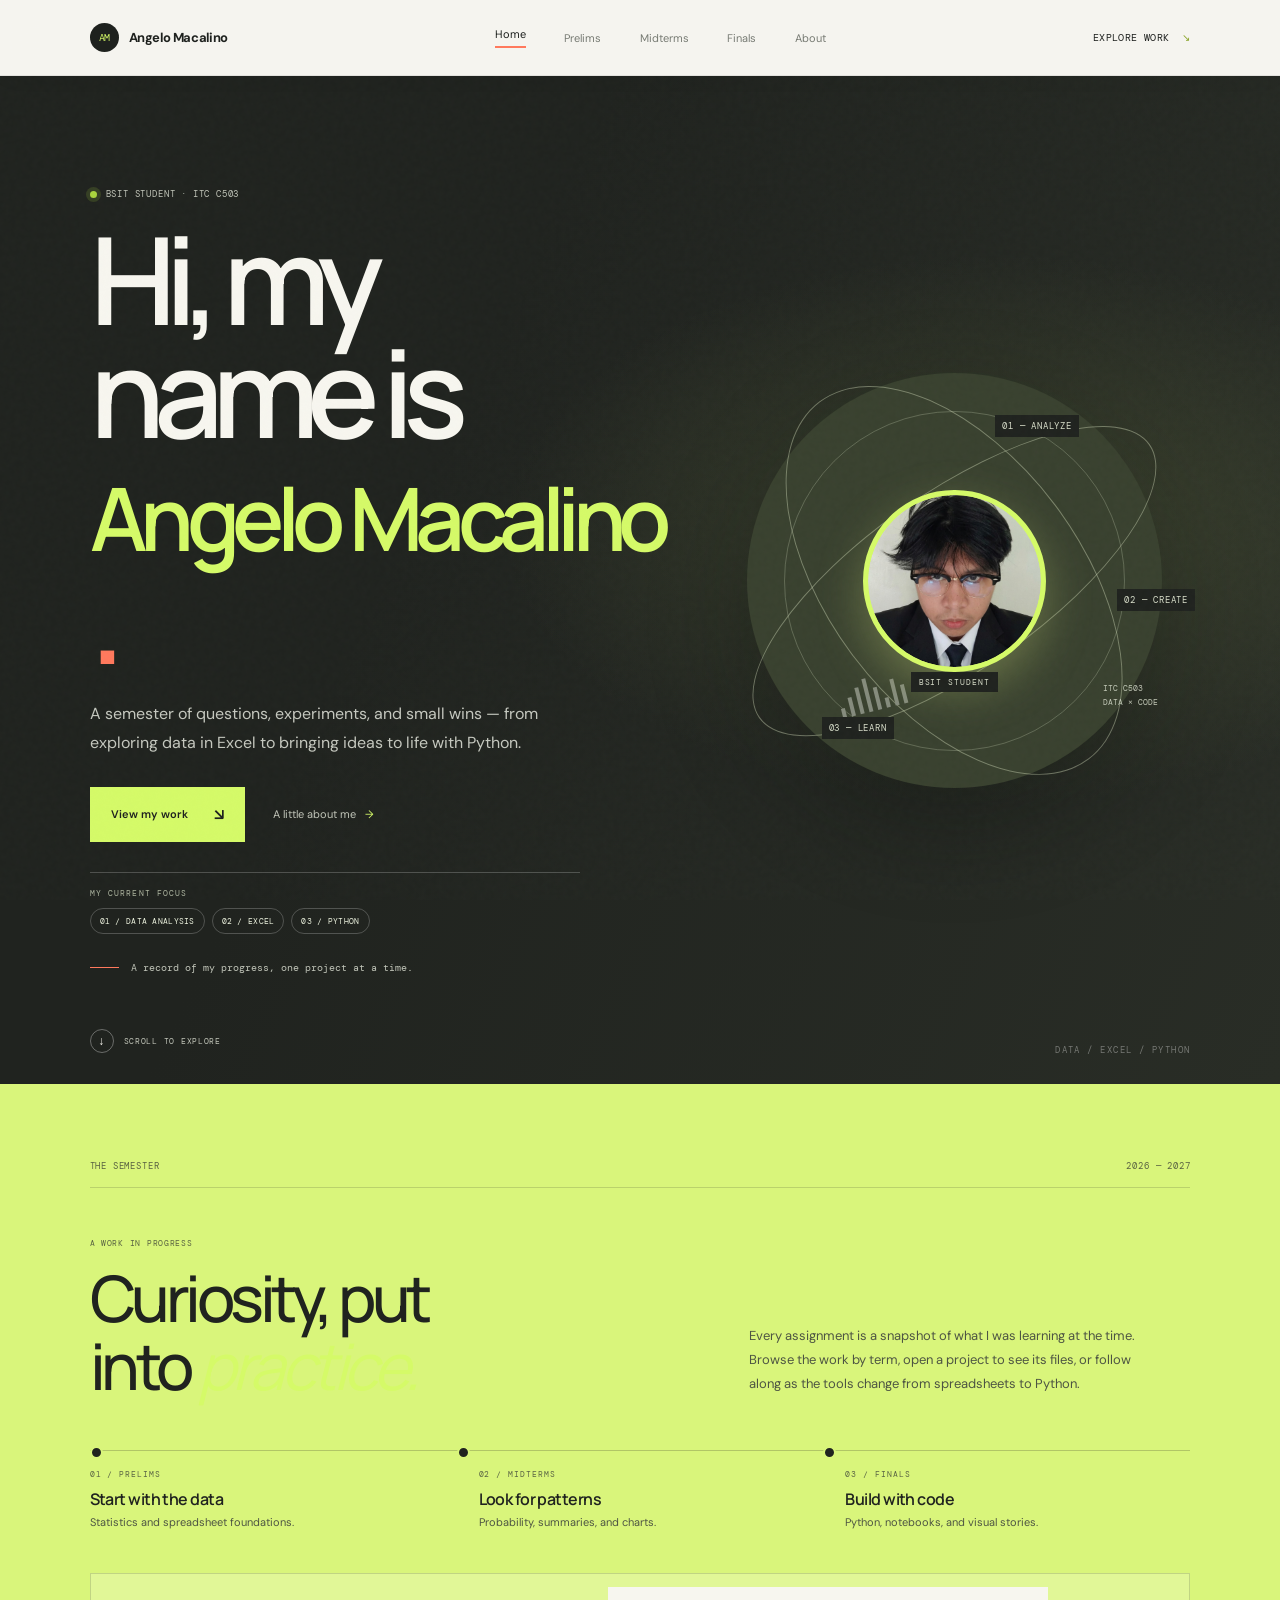
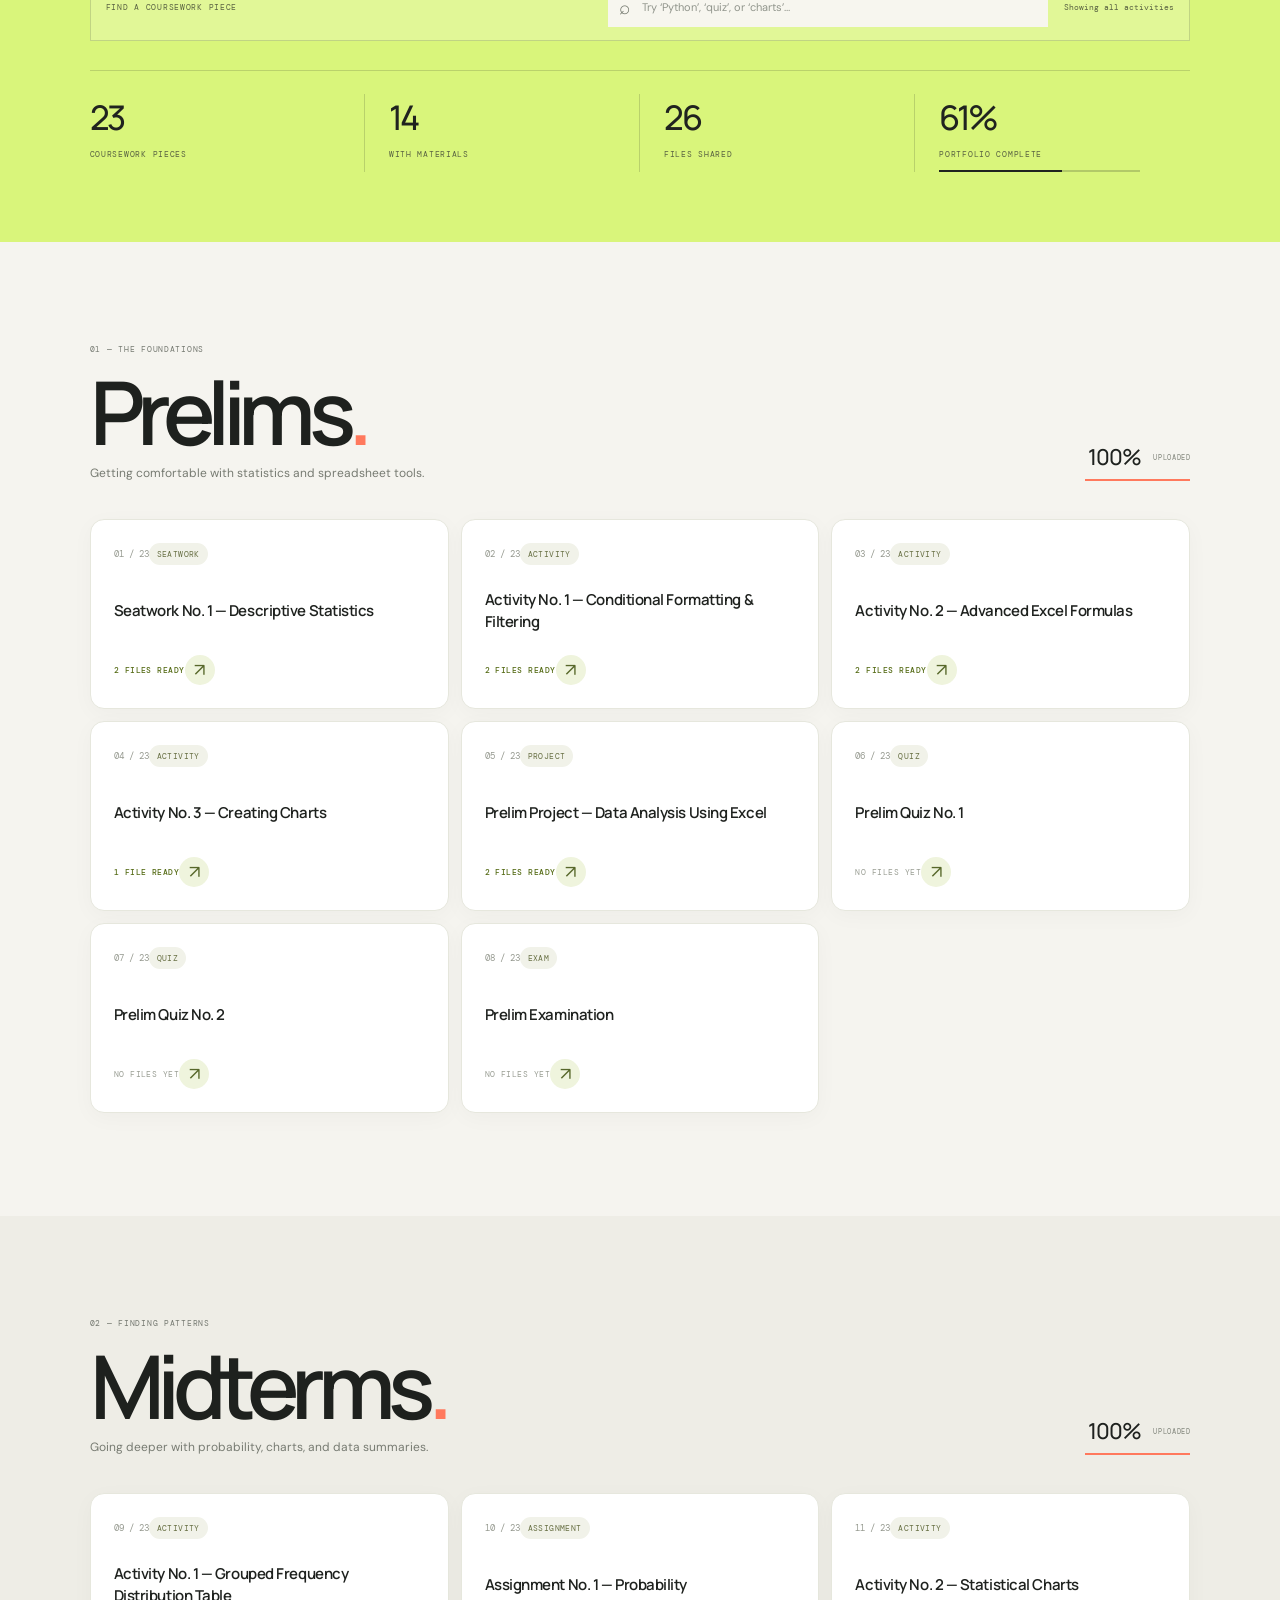
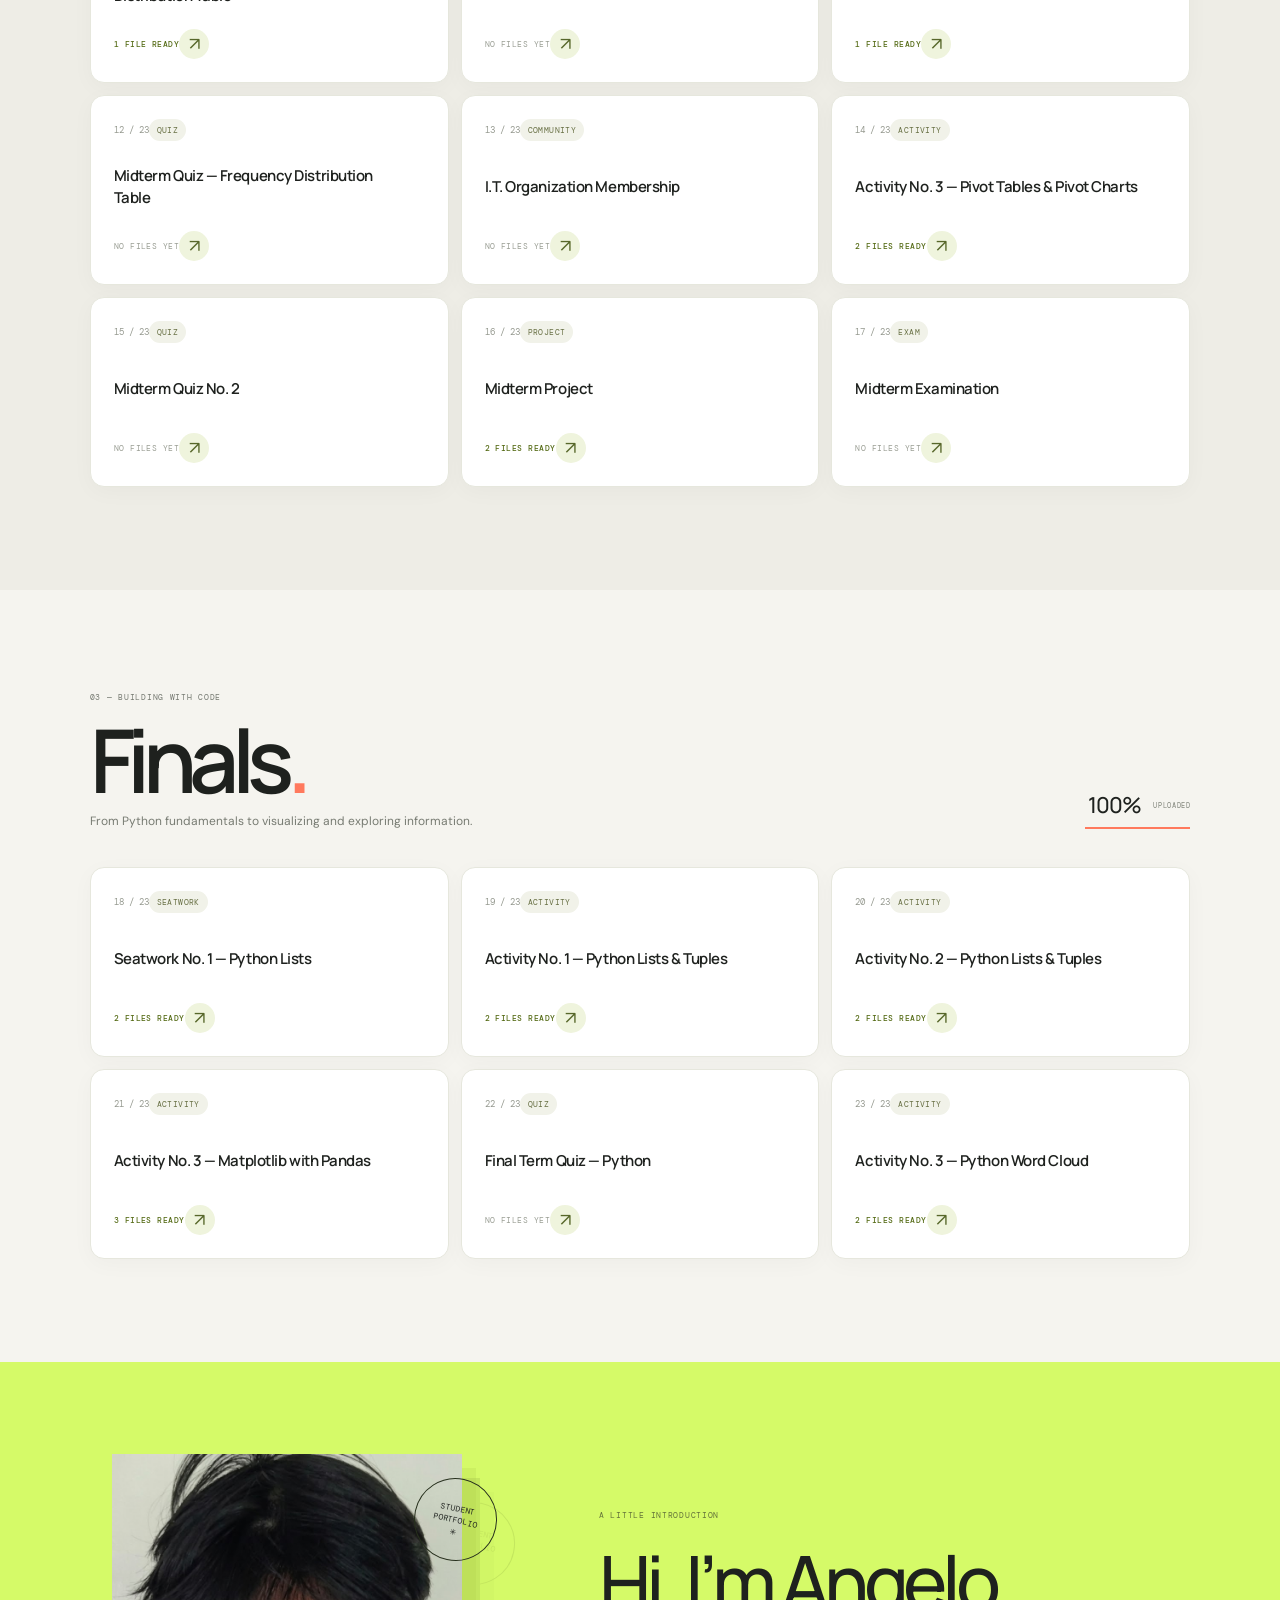
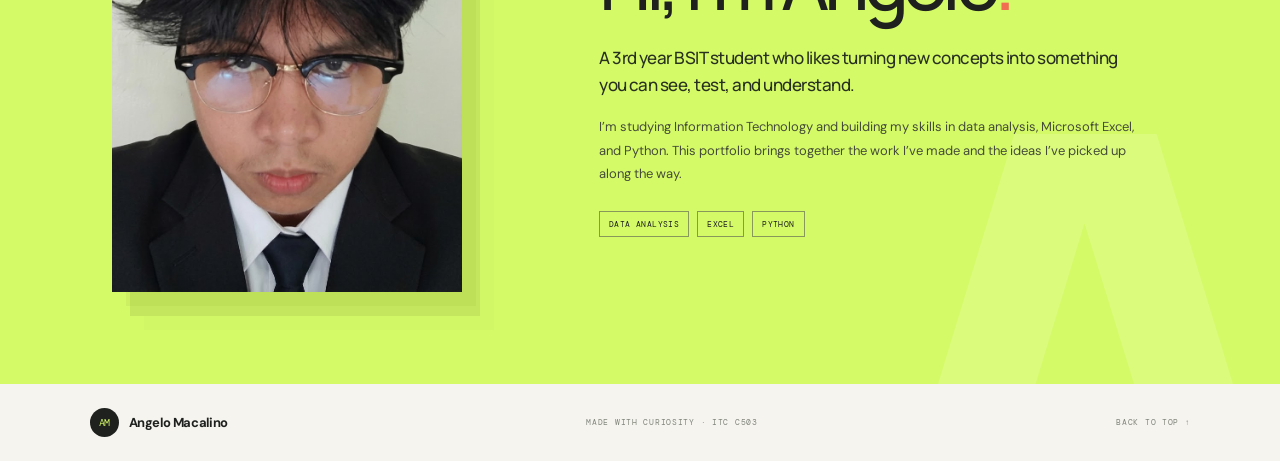
<file: index.html>
<!doctype html>
<html lang="en">
<head>
  <meta charset="utf-8" />
  <meta name="viewport" content="width=device-width, initial-scale=1" />
  <meta name="theme-color" content="#f5f4ef" />
  <meta name="description" content="Angelo Macalino's ITC C503 learning portfolio — statistics, Excel, and Python projects." />
  <title>Angelo Macalino — BSIT Portfolio</title>
  <link rel="preconnect" href="https://fonts.googleapis.com" />
  <link rel="preconnect" href="https://fonts.gstatic.com" crossorigin />
  <link href="https://fonts.googleapis.com/css2?family=DM+Mono:wght@400;500&family=DM+Sans:wght@400;500;600;700&family=Manrope:wght@400;500;600;700;800&display=swap" rel="stylesheet" />
  <link rel="stylesheet" href="style.css" />
  <style>
    /* Keep the hero visible even if JavaScript or its reveal animation fails. */
    .hero-copy.reveal, .hero-art.reveal { opacity: 1 !important; visibility: visible !important; transform: none !important; animation: none !important; }
  </style>
</head>
<body>
  <div class="scroll-progress" aria-hidden="true"><i id="scroll-progress-bar"></i></div>
  <div class="page-grain" aria-hidden="true"></div>
  <header class="site-header">
    <a class="brand" href="#home" aria-label="Angelo Macalino home"><span class="brand-mark">AM</span><span>Angelo Macalino</span></a>
    <nav class="navbar" aria-label="Main navigation">
      <a class="nav-link active" href="#home">Home</a><a class="nav-link" href="#prelims">Prelims</a><a class="nav-link" href="#midterms">Midterms</a><a class="nav-link" href="#finals">Finals</a><a class="nav-link" href="#about">About</a>
    </nav>
    <a class="header-cta" href="#prelims">Explore work <span aria-hidden="true">↘</span></a>
  </header>
  <main>
    <section id="home" class="hero section-anchor">
      <div class="hero-copy reveal">
        <p class="eyebrow"><span class="status-dot"></span> BSIT STUDENT · ITC C503</p>
        <h1>Hi, my name is<br /><span>Angelo Macalino</span><i class="title-period">.</i></h1>
        <p class="hero-intro">A semester of questions, experiments, and small wins — from exploring data in Excel to bringing ideas to life with Python.</p>
        <div class="hero-actions"><a class="button button-dark" href="#prelims">View my work <span aria-hidden="true">↘</span></a><a class="text-link" href="#about">A little about me <span aria-hidden="true">→</span></a></div>
        <div class="hero-focus" aria-label="Current areas of study"><span class="hero-focus-label">MY CURRENT FOCUS</span><div><span>01 / DATA ANALYSIS</span><span>02 / EXCEL</span><span>03 / PYTHON</span></div></div>
        <div class="hero-note"><span class="note-line"></span> A record of my progress, one project at a time.</div>
      </div>
      <div class="hero-art reveal">
        <div class="art-orbit orbit-one"></div><div class="art-orbit orbit-two"></div>
        <div class="art-core static-profile-photo"><img src="ITE%20PORTFOLIO-%20MACALINO/assets/profile-photo.png" alt="Angelo Macalino" /></div>
        <span class="hero-photo-hint">BSIT STUDENT</span><span class="art-label label-top">01 — ANALYZE</span><span class="art-label label-right">02 — CREATE</span><span class="art-label label-bottom">03 — LEARN</span>
        <div class="art-bars"><i></i><i></i><i></i><i></i><i></i><i></i><i></i><i></i><i></i></div><span class="art-coordinate">ITC C503<br />DATA × CODE</span>
      </div>
      <a class="scroll-cue" href="#overview"><span class="scroll-icon">↓</span> SCROLL TO EXPLORE</a>
    </section>
    <section id="overview" class="overview section-anchor">
      <div class="section-kicker"><span>THE SEMESTER</span><span>2026 — 2027</span></div>
      <div class="overview-row"><div><p class="eyebrow">A WORK IN PROGRESS</p><h2>Curiosity, put<br />into <em>practice.</em></h2></div><p class="overview-text">Every assignment is a snapshot of what I was learning at the time. Browse the work by term, open a project to see its files, or follow along as the tools change from spreadsheets to Python.</p></div>
      <div class="semester-path" aria-label="Learning path through the semester"><article class="path-step"><span>01 / PRELIMS</span><h3>Start with the data</h3><p>Statistics and spreadsheet foundations.</p></article><article class="path-step"><span>02 / MIDTERMS</span><h3>Look for patterns</h3><p>Probability, summaries, and charts.</p></article><article class="path-step"><span>03 / FINALS</span><h3>Build with code</h3><p>Python, notebooks, and visual stories.</p></article></div>
      <div class="work-search"><label for="activity-search">FIND A COURSEWORK PIECE</label><div class="search-field"><span aria-hidden="true">⌕</span><input id="activity-search" type="search" placeholder="Try ‘Python’, ‘quiz’, or ‘charts’…" autocomplete="off" /></div><p id="search-results" aria-live="polite">Showing all activities</p></div>
      <div class="stats-grid"><div class="stat"><strong id="total-activities">23</strong><span>COURSEWORK PIECES</span></div><div class="stat"><strong id="uploaded-activities">0</strong><span>WITH MATERIALS</span></div><div class="stat"><strong id="total-files">0</strong><span>FILES SHARED</span></div><div class="stat stat-progress"><strong id="overall-progress">0%</strong><span>PORTFOLIO COMPLETE</span><div class="progress-track"><i id="overall-progress-bar"></i></div></div></div>
    </section>
    <section id="prelims" class="work-section section-anchor"><div class="section-heading reveal"><div><p class="eyebrow">01 — THE FOUNDATIONS</p><h2>Prelims<span class="heading-dot">.</span></h2><p class="section-description">Getting comfortable with statistics and spreadsheet tools.</p></div><div class="term-progress"><span id="prelims-progress">0%</span><span>UPLOADED</span><i><b id="prelims-progress-bar"></b></i></div></div><div class="card-grid" id="prelims-grid"></div></section>
    <section id="midterms" class="work-section midterm-section section-anchor"><div class="section-heading reveal"><div><p class="eyebrow">02 — FINDING PATTERNS</p><h2>Midterms<span class="heading-dot">.</span></h2><p class="section-description">Going deeper with probability, charts, and data summaries.</p></div><div class="term-progress"><span id="midterms-progress">0%</span><span>UPLOADED</span><i><b id="midterms-progress-bar"></b></i></div></div><div class="card-grid" id="midterms-grid"></div></section>
    <section id="finals" class="work-section finals-section section-anchor"><div class="section-heading reveal"><div><p class="eyebrow">03 — BUILDING WITH CODE</p><h2>Finals<span class="heading-dot">.</span></h2><p class="section-description">From Python fundamentals to visualizing and exploring information.</p></div><div class="term-progress"><span id="finals-progress">0%</span><span>UPLOADED</span><i><b id="finals-progress-bar"></b></i></div></div><div class="card-grid" id="finals-grid"></div></section>
    <section id="about" class="about-section section-anchor"><div class="about-art reveal"><div class="about-photo-wrap"><img src="ITE%20PORTFOLIO-%20MACALINO/assets/profile-photo.png" alt="Angelo Macalino" /></div><span class="about-stamp">STUDENT<br />PORTFOLIO<br />✳</span></div><div class="about-copy reveal"><p class="eyebrow">A LITTLE INTRODUCTION</p><h2>Hi, I’m Angelo<span class="heading-dot">.</span></h2><p class="about-lede">A 3rd year BSIT student who likes turning new concepts into something you can see, test, and understand.</p><p>I’m studying Information Technology and building my skills in data analysis, Microsoft Excel, and Python. This portfolio brings together the work I’ve made and the ideas I’ve picked up along the way.</p><div class="about-tags"><span>DATA ANALYSIS</span><span>EXCEL</span><span>PYTHON</span></div></div></section>
  </main>
  <footer class="site-footer"><a class="brand" href="#home"><span class="brand-mark">AM</span><span>Angelo Macalino</span></a><span>MADE WITH CURIOSITY · ITC C503</span><a href="#home">BACK TO TOP ↑</a></footer>
  <div id="activity-modal" class="modal hidden" role="dialog" aria-modal="true" aria-labelledby="modal-title"><div class="modal-content"><button class="close-btn" id="modal-close" type="button" aria-label="Close dialog">×</button><p class="eyebrow" id="modal-category">COURSEWORK</p><h3 id="modal-title"></h3><p class="modal-hint">Saved PDFs and images for this activity appear together below.</p><div id="preview-area" class="preview-area"></div><ul id="file-list" class="file-list"></ul></div></div>
  <script src="script.js"></script>
</body>
</html>
</file>
<file: style.css>
:root{--paper:#f5f4ef;--ink:#1e211e;--muted:#757971;--line:#dcddd5;--lime:#d5fa68;--orange:#ff795d;--sans:'DM Sans',sans-serif;--display:'Manrope',sans-serif;--mono:'DM Mono',monospace;--gutter:clamp(22px,7vw,108px)}
*{box-sizing:border-box}html{scroll-behavior:smooth;scroll-padding-top:90px}body{margin:0;background:var(--paper);color:var(--ink);font-family:var(--sans);overflow-x:hidden}body.modal-open{overflow:hidden}a{color:inherit;text-decoration:none}button{font:inherit}.page-grain{position:fixed;inset:0;z-index:5;pointer-events:none;opacity:.12;background-image:url("data:image/svg+xml,%3Csvg viewBox='0 0 180 180' xmlns='http://www.w3.org/2000/svg'%3E%3Cfilter id='n'%3E%3CfeTurbulence type='fractalNoise' baseFrequency='.85' numOctaves='3' stitchTiles='stitch'/%3E%3C/filter%3E%3Crect width='100%25' height='100%25' filter='url(%23n)' opacity='.16'/%3E%3C/svg%3E")}.site-header{position:sticky;top:0;z-index:20;height:76px;padding:0 var(--gutter);display:flex;align-items:center;justify-content:space-between;background:rgba(245,244,239,.88);backdrop-filter:blur(16px);border-bottom:1px solid rgba(30,33,30,.08)}.brand{display:inline-flex;align-items:center;gap:10px;font-size:13px;font-weight:700;letter-spacing:-.03em}.brand-mark{display:grid;place-items:center;width:29px;height:29px;border-radius:50%;background:var(--ink);color:var(--lime);font:10px var(--mono);letter-spacing:-.1em}.navbar{display:flex;gap:clamp(18px,3vw,42px);align-items:center}.nav-link{font-size:11px;color:#777b73;transition:color .2s}.nav-link:hover,.nav-link.active{color:var(--ink)}.nav-link.active:after{content:'';display:block;height:2px;background:var(--orange);margin-top:5px}.header-cta{font:10px var(--mono);text-transform:uppercase;letter-spacing:.04em}.header-cta span{color:#8aa52a;margin-left:6px}.hero{position:relative;min-height:650px;padding:112px var(--gutter) 110px;display:grid;grid-template-columns:1.05fr .95fr;align-items:center;gap:6vw;max-width:1600px;margin:auto}.hero-copy{max-width:580px}.eyebrow,.section-kicker,.stat span,.term-progress>span:last-of-type,.art-label,.scroll-cue,.site-footer>span,.site-footer>a:last-child{font:9px var(--mono);letter-spacing:.09em}.eyebrow{color:var(--muted);display:flex;align-items:center;gap:9px;margin:0 0 22px}.status-dot{width:7px;height:7px;border-radius:50%;background:#a9d43d;box-shadow:0 0 0 4px rgba(169,212,61,.16)}h1,h2,h3,p{margin-top:0}.hero h1{font:600 clamp(56px,8.4vw,112px)/.99 var(--display);letter-spacing:-.09em;margin:0 0 26px}.hero h1 span{font-weight:400;color:#8a8e85}.title-period,.heading-dot{color:var(--orange);font-style:normal}.hero-intro{font-size:15px;line-height:1.8;color:#666b63;max-width:440px;margin-bottom:29px}.hero-actions{display:flex;align-items:center;gap:28px}.button{display:inline-flex;align-items:center;gap:26px;padding:15px 19px;font-size:11px;font-weight:600;transition:transform .2s,background .2s}.button:hover{transform:translateY(-3px)}.button-dark{background:var(--ink);color:white}.button-dark span{color:var(--lime);font-size:16px}.text-link{font-size:11px;color:#555a52}.text-link span{margin-left:6px;color:#9ba93b}.hero-note{margin-top:57px;font:10px var(--mono);color:#898d84;display:flex;gap:12px;align-items:center}.note-line{width:29px;height:1px;background:var(--orange)}.hero-art{position:relative;justify-self:center;width:min(34vw,415px);aspect-ratio:1;border-radius:50%;background:#e6e8dc;display:grid;place-items:center;animation:float 7s ease-in-out infinite}.hero-art:before{content:'';position:absolute;inset:9%;border:1px solid #cfd2c5;border-radius:50%}.art-orbit{position:absolute;border:1px solid #c2c6b7;border-radius:50%;transform:rotate(-35deg)}.orbit-one{width:115%;height:43%}.orbit-two{width:108%;height:61%;transform:rotate(53deg)}.art-core{width:44%;aspect-ratio:1;border-radius:50%;background:var(--lime);display:flex;flex-direction:column;justify-content:center;align-items:center;position:relative;z-index:2;box-shadow:0 17px 45px #aebe6b66;animation:pulse 4s ease-in-out infinite}.art-core span{font:11px var(--mono);letter-spacing:.18em}.art-core strong{font:40px var(--display);font-weight:400}.art-bars{position:absolute;bottom:19%;left:22%;display:flex;align-items:end;gap:5px;height:35px;transform:rotate(-14deg)}.art-bars i{display:block;width:4px;background:#858b7d;animation:bar 1.3s ease-in-out infinite alternate}.art-bars i:nth-child(1),.art-bars i:nth-child(6){height:10px}.art-bars i:nth-child(2),.art-bars i:nth-child(8){height:19px;animation-delay:.2s}.art-bars i:nth-child(3),.art-bars i:nth-child(7){height:27px;animation-delay:.4s}.art-bars i:nth-child(4){height:34px;animation-delay:.1s}.art-bars i:nth-child(5){height:23px;animation-delay:.3s}.art-label{position:absolute;z-index:2;color:#73796c;background:var(--paper);padding:5px 7px}.label-top{top:10%;right:20%}.label-right{right:-8%;top:52%}.label-bottom{bottom:12%;left:18%}.art-coordinate{position:absolute;right:1%;bottom:19%;font:8px/1.7 var(--mono);color:#8b9082}.scroll-cue{position:absolute;bottom:31px;left:var(--gutter);display:flex;align-items:center;gap:10px;color:#8b8d84;font-size:8px}.scroll-icon{display:grid;place-items:center;border:1px solid var(--line);width:24px;height:24px;border-radius:50%;font-size:12px;color:var(--ink)}.overview{background:#232621;color:#f7f6ef;padding:76px var(--gutter) 70px}.section-kicker{display:flex;justify-content:space-between;color:#a5a99c;padding-bottom:15px;border-bottom:1px solid #ffffff24}.overview-row{display:flex;justify-content:space-between;align-items:end;gap:40px;padding:50px 0 45px}.overview .eyebrow{color:#a5a99c;font-size:8px;margin-bottom:16px}.overview h2,.about-copy h2{font:500 clamp(40px,5vw,67px)/1.07 var(--display);letter-spacing:-.07em;margin:0}.overview h2 em{color:var(--lime);font-weight:400}.overview-text{max-width:390px;color:#b7baae;font-size:13px;line-height:1.85;margin:0 4vw 5px 0}.stats-grid{display:grid;grid-template-columns:repeat(4,1fr);border-top:1px solid #ffffff24;padding-top:23px}.stat{display:flex;flex-direction:column;gap:9px;border-right:1px solid #ffffff24;padding-left:24px;min-height:73px}.stat:first-child{padding-left:0}.stat:last-child{border:0}.stat strong{font:500 34px var(--display);letter-spacing:-.07em}.stat span{font-size:8px;color:#a5a99c}.stat-progress{position:relative}.progress-track{height:2px;background:#ffffff32;width:80%;margin-top:2px}.progress-track i{display:block;width:0;height:100%;background:var(--lime);transition:width .5s}.work-section{padding:102px var(--gutter) 103px;max-width:1600px;margin:auto}.midterm-section{background:#eeede6;max-width:none}.midterm-section .section-heading,.midterm-section .card-grid{max-width:1384px;margin-left:auto;margin-right:auto}.section-heading{display:flex;align-items:end;justify-content:space-between;gap:25px;margin-bottom:38px}.section-heading .eyebrow{font-size:8px;margin-bottom:13px}.section-heading h2{font:600 clamp(42px,6.2vw,76px)/1 var(--display);letter-spacing:-.085em;margin:0 0 10px}.section-description{font-size:12px;color:#777b72;margin:0}.term-progress{display:grid;grid-template-columns:auto auto;align-items:center;column-gap:10px;row-gap:7px;text-align:right}.term-progress>span:first-child{font:500 22px var(--display);letter-spacing:-.05em}.term-progress>span:last-of-type{font-size:7px;color:#82867c}.term-progress i{grid-column:1/3;width:105px;height:2px;background:#d8d9d0;justify-self:end}.term-progress i b{display:block;background:var(--orange);width:0;height:100%;transition:width .5s}.card-grid{display:grid;grid-template-columns:repeat(3,minmax(0,1fr));gap:12px}.card{position:relative;min-height:160px;padding:20px 21px;background:#eeede7;border:1px solid transparent;display:flex;flex-direction:column;justify-content:space-between;cursor:pointer;text-align:left;color:var(--ink);transition:transform .25s,border-color .25s,background .25s;overflow:hidden}.midterm-section .card{background:var(--paper)}.card:before{content:'';position:absolute;width:100px;height:100px;border-radius:50%;right:-42px;top:-49px;background:var(--lime);opacity:0;transform:scale(.5);transition:opacity .25s,transform .35s}.card:hover{transform:translateY(-4px);border-color:#cdd0c2;background:#f7f6f1}.card:hover:before{opacity:.48;transform:scale(1)}.card-top,.card-bottom{display:flex;justify-content:space-between;align-items:center;position:relative;z-index:1}.card-number{font:9px var(--mono);color:#969a90}.card-type{font:8px var(--mono);color:#83887d;text-transform:uppercase;letter-spacing:.05em}.card-title{font:600 14px/1.5 var(--display);letter-spacing:-.03em;max-width:91%;margin:19px 0 18px;position:relative;z-index:1}.card-arrow{font-size:18px;color:#9ba638;transition:transform .2s}.card:hover .card-arrow{transform:translate(3px,-3px)}.card-status{font:8px var(--mono);letter-spacing:.06em;color:#9a9e94}.card-status.has-files{color:#647b21}.finals-section .card{background:#eeede7}.about-section{background:var(--lime);padding:92px var(--gutter);display:grid;grid-template-columns:.8fr 1.2fr;gap:clamp(40px,9vw,140px);align-items:center}.about-art{position:relative;max-width:350px;width:100%;justify-self:center}.about-photo-wrap{aspect-ratio:4/5;background:#e6edbd;overflow:hidden;position:relative}.about-photo-wrap img{width:100%;height:100%;object-fit:cover;display:none}.about-photo-wrap img.visible{display:block}.about-initials{position:absolute;inset:0;display:grid;place-items:center;font:500 clamp(90px,15vw,175px)/1 var(--display);letter-spacing:-.13em;color:#8a9d47}.about-initials.hidden{display:none}.photo-edit{position:absolute;left:-11px;bottom:27px;border:0;background:var(--ink);color:white;padding:11px 14px;font-size:10px;cursor:pointer}.photo-edit span{color:var(--lime);margin-right:7px}.about-stamp{position:absolute;right:-35px;top:24px;border:1px solid #27301d;border-radius:50%;width:83px;height:83px;display:grid;place-content:center;text-align:center;font:8px/1.5 var(--mono);transform:rotate(12deg)}.about-copy .eyebrow{color:#64733a;font-size:8px}.about-copy h2{font-size:clamp(42px,6vw,75px);margin-bottom:22px}.about-copy .heading-dot{color:#f26e52}.about-copy>p:not(.eyebrow){font-size:13px;line-height:1.8;max-width:540px;color:#454c37}.about-copy .about-lede{font:500 17px/1.6 var(--display)!important;letter-spacing:-.03em;color:#28301f!important}.about-tags{display:flex;gap:8px;flex-wrap:wrap;margin-top:25px}.about-tags span{border:1px solid #88975a;padding:7px 9px;font:8px var(--mono);letter-spacing:.05em}.site-footer{padding:24px var(--gutter);display:flex;justify-content:space-between;align-items:center;background:var(--paper)}.site-footer>span,.site-footer>a:last-child{font-size:8px;color:#81867c}.modal{position:fixed;inset:0;z-index:50;background:rgba(20,22,19,.58);backdrop-filter:blur(6px);display:grid;place-items:center;padding:20px;animation:fade .2s}.modal.hidden{display:none}.modal-content{position:relative;width:min(100%,590px);max-height:min(84vh,760px);overflow:auto;background:var(--paper);padding:clamp(25px,5vw,45px)}.close-btn{position:absolute;top:18px;right:20px;border:1px solid var(--line);border-radius:50%;width:34px;height:34px;background:transparent;font-size:22px;cursor:pointer;color:var(--ink)}.modal-content .eyebrow{margin-bottom:13px;font-size:8px}.modal-content h3{font:600 clamp(23px,4vw,34px)/1.2 var(--display);letter-spacing:-.055em;max-width:88%;margin-bottom:8px}.modal-hint{font-size:11px;color:var(--muted);margin-bottom:23px}.upload-button{display:flex;align-items:center;gap:14px;background:var(--ink);color:white;padding:13px 16px;width:max-content;max-width:100%;cursor:pointer;font-size:11px}.upload-button span{font-size:9px;color:#b6bbad}.drop-zone{margin-top:10px;padding:20px;border:1px dashed #bec1b6;text-align:center;color:#787d73;font-size:10px;transition:background .2s,border .2s}.drop-zone span{font-size:15px;margin-right:8px}.drop-zone.dragover{background:#e9efcf;border-color:#a5ba51}.file-list{list-style:none;padding:0;margin:19px 0 0}.file-list:empty{display:none}.file-list li{display:grid;grid-template-columns:minmax(0,1fr) auto;gap:10px;align-items:center;padding:12px 0;border-bottom:1px solid var(--line)}.file-name-button{background:none;border:0;padding:0;text-align:left;min-width:0;overflow:hidden;text-overflow:ellipsis;white-space:nowrap;font-size:11px;cursor:pointer;color:var(--ink)}.file-name-button:hover{text-decoration:underline}.file-actions{display:flex;gap:5px}.file-actions button{border:1px solid var(--line);background:transparent;padding:6px 8px;font-size:9px;cursor:pointer}.file-actions button:hover{border-color:var(--ink)}.file-actions .delete-file{color:#c1523e}.preview-area{margin-top:16px;text-align:center}.preview-area:empty{display:none}.preview-area img,.preview-area embed{max-width:100%;max-height:350px}.preview-area iframe{width:100%;height:380px;border:0}.preview-area p{font-size:11px;color:var(--muted)}.reveal{opacity:0;transform:translateY(18px);transition:opacity .75s ease,transform .75s cubic-bezier(.2,.7,.2,1)}.reveal.in-view{opacity:1;transform:translateY(0)}.card{animation:rise .45s both}.card:nth-child(2){animation-delay:.035s}.card:nth-child(3){animation-delay:.07s}.card:nth-child(4){animation-delay:.105s}.card:nth-child(5){animation-delay:.14s}.card:nth-child(6){animation-delay:.175s}.card:nth-child(7){animation-delay:.21s}.card:nth-child(8){animation-delay:.245s}.card:nth-child(9){animation-delay:.28s}@keyframes rise{from{opacity:0;transform:translateY(12px)}to{opacity:1;transform:translateY(0)}}@keyframes fade{from{opacity:0}to{opacity:1}}@keyframes float{0%,100%{transform:translateY(0) rotate(-2deg)}50%{transform:translateY(-12px) rotate(1deg)}}@keyframes pulse{0%,100%{transform:scale(1)}50%{transform:scale(1.045)}}@keyframes bar{to{transform:scaleY(.5);transform-origin:bottom}}@media(max-width:850px){.site-header{height:66px}.navbar{gap:17px}.header-cta{display:none}.hero{min-height:610px;gap:3vw}.hero-art{width:min(39vw,340px)}.card-grid{grid-template-columns:repeat(2,minmax(0,1fr))}.about-section{gap:7vw}.art-coordinate{right:-4%}}@media(max-width:600px){.site-header{padding:0 18px;height:auto;min-height:62px;flex-wrap:wrap}.brand{font-size:11px}.navbar{order:2;width:100%;overflow:auto;justify-content:space-between;gap:15px;padding:0 0 11px}.nav-link{font-size:10px;white-space:nowrap}.nav-link.active:after{margin-top:3px}.hero{min-height:auto;padding:70px 22px 80px;grid-template-columns:1fr;gap:57px}.hero h1{font-size:clamp(60px,15vw,85px)}.hero-intro{font-size:13px}.hero-note{margin-top:35px}.hero-art{width:min(70vw,310px);grid-row:2}.scroll-cue{left:22px;bottom:20px}.overview{padding:55px 22px}.overview-row{display:block;padding:38px 0 28px}.overview-text{margin:22px 0 0}.stats-grid{grid-template-columns:repeat(2,1fr);row-gap:20px}.stat{padding-left:14px;min-height:67px}.stat:nth-child(odd){padding-left:0}.stat:nth-child(2){border:0}.stat strong{font-size:29px}.work-section{padding:70px 22px}.section-heading{align-items:start}.section-heading h2{font-size:49px}.section-description{font-size:11px;max-width:250px;line-height:1.6}.term-progress{margin-top:5px}.term-progress i{width:73px}.card-grid{grid-template-columns:1fr;gap:9px}.card{min-height:135px;padding:17px}.card-title{font-size:13px;margin:13px 0}.about-section{padding:69px 22px;grid-template-columns:1fr;gap:45px}.about-art{width:min(74%,300px);justify-self:start;margin-left:12px}.about-copy h2{font-size:51px}.site-footer{padding:20px 22px;flex-wrap:wrap;gap:15px}.site-footer>span{order:3;width:100%}.modal{padding:10px}.modal-content{padding:27px 20px}.file-list li{grid-template-columns:minmax(0,1fr);gap:8px}.file-actions{justify-content:flex-start}.upload-button{width:100%;justify-content:center}}@media(prefers-reduced-motion:reduce){*,*::before,*::after{scroll-behavior:auto!important;animation-duration:.01ms!important;animation-iteration-count:1!important;transition-duration:.01ms!important}.reveal{opacity:1;transform:none}}

/* Hero introduction and shared profile photo picker */
.hero h1{font-size:clamp(48px,6.6vw,88px)}
.hero h1 span{display:inline-block;font-size:.72em;white-space:nowrap;letter-spacing:-.075em;color:#777d72}
.art-core.hero-photo-button{position:relative;padding:0;border:4px solid var(--paper);overflow:visible;color:var(--ink);cursor:pointer;transition:transform .25s,box-shadow .25s}
.hero-photo-button:hover{transform:scale(1.06);box-shadow:0 18px 50px #aebe6b99}
.hero-photo-button:focus-visible{outline:3px solid var(--orange);outline-offset:5px}
.hero-photo-button img{position:absolute;inset:0;width:100%;height:100%;border-radius:50%;object-fit:cover;display:none}
.hero-photo-button img.visible{display:block}
.hero-photo-button .hero-photo-initials{font:600 clamp(34px,5vw,58px)/1 var(--display);letter-spacing:-.09em;color:#384324}
.hero-photo-button .hero-photo-initials.hidden{display:none}
.hero-photo-button i{position:absolute;right:-4px;bottom:3px;display:grid;place-items:center;width:28px;height:28px;border-radius:50%;background:var(--ink);color:var(--lime);font:normal 18px var(--sans);border:2px solid #e6e8dc}
.hero-photo-hint{position:absolute;z-index:3;top:72%;font:8px var(--mono);letter-spacing:.12em;color:#707668;background:var(--paper);padding:5px 8px;pointer-events:none}
@media(max-width:600px){.hero h1{font-size:clamp(48px,13vw,68px)}.hero h1 span{font-size:.68em}.hero-art{width:min(70vw,310px)}}

/* Search, keyboard focus, and final interaction polish */
.work-search{display:grid;grid-template-columns:1fr minmax(240px,440px) auto;align-items:center;gap:16px;margin:0 0 29px;padding:13px 15px;border:1px solid #ffffff25;background:#ffffff08}
.work-search>label{font:8px var(--mono);letter-spacing:.09em;color:#b7baae}
.search-field{height:40px;display:flex;align-items:center;gap:10px;padding:0 11px;background:#f7f6ef;color:#72776d}
.search-field>span{font-size:19px;line-height:1}
.search-field input{width:100%;min-width:0;border:0;outline:0;background:transparent;color:var(--ink);font:11px var(--sans)}
.search-field input::placeholder{color:#91958c}
.search-field kbd{font:9px var(--mono);padding:3px 6px;border:1px solid #d9dbd1;color:#85897f}
.work-search>p{margin:0;text-align:right;font:8px var(--mono);color:#a5a99c;white-space:nowrap}
.card[hidden]{display:none}
.no-results{grid-column:1/-1;margin:0;padding:24px 0;color:#b7baae;font-size:12px}
:where(a,button,input,label,[tabindex]):focus-visible{outline:3px solid var(--orange);outline-offset:4px}
.card:focus-visible,.file-actions button:focus-visible{outline-offset:2px}
.button-dark:hover{background:#373b33}
.photo-edit:hover,.upload-button:hover{background:#383c34}
.photo-edit,.upload-button,.close-btn,.file-actions button{transition:background .2s,border-color .2s,transform .2s}
.upload-button{outline-offset:3px}
.site-header{box-shadow:0 5px 24px #1e211e05}
.hero{overflow:hidden}
.card-status.has-files{font-weight:500}
.work-section{scroll-margin-top:80px}
.modal-content{box-shadow:0 30px 100px #10120e38}
@media(max-width:850px){.work-search{grid-template-columns:1fr auto}.work-search>label{grid-column:1/-1}.work-search>p{font-size:7px}}
@media(max-width:600px){.work-search{grid-template-columns:1fr;gap:9px;margin-bottom:22px;padding:12px}.work-search>label{grid-column:auto}.work-search>p{text-align:left}.search-field{height:42px}.search-field kbd{display:none}.hero{overflow:visible}.work-section{scroll-margin-top:102px}}

/* Motion system: subtle, staggered, and tied to the page scroll */
.scroll-progress{position:fixed;z-index:40;inset:0 0 auto;height:3px;pointer-events:none;background:transparent}
.scroll-progress i{display:block;width:100%;height:100%;transform:scaleX(0);transform-origin:left center;background:linear-gradient(90deg,var(--orange),var(--lime));box-shadow:0 0 12px #d5fa6866}
.hero{background:radial-gradient(ellipse at 78% 42%,#e8ebdf 0,transparent 37%)}
.hero-art .orbit-one{animation:orbit-one 28s linear infinite}
.hero-art .orbit-two{animation:orbit-two 36s linear infinite}
.hero-art:before{animation:ring-breathe 5s ease-in-out infinite}
.hero-photo-hint{animation:hint-float 4s ease-in-out infinite}
.art-label{animation:label-float 5s ease-in-out infinite}
.label-right{animation-delay:-1.7s}.label-bottom{animation-delay:-3.2s}
.status-dot{animation:status-pulse 2.8s ease-in-out infinite}
.nav-link{position:relative;transition:color .25s,transform .25s}
.nav-link:after{width:0;transition:width .25s ease}
.nav-link.active:after{width:100%}
.nav-link:hover{transform:translateY(-1px)}
.brand-mark{transition:transform .35s cubic-bezier(.2,.8,.2,1),background .25s}
.brand:hover .brand-mark{transform:rotate(-12deg) scale(1.08);background:#343831}
.card.card-reveal{animation:none;opacity:0;transform:translateY(24px) scale(.985);transition:opacity .65s ease,transform .65s cubic-bezier(.2,.75,.2,1),border-color .25s,background .25s;transition-delay:var(--card-delay,0ms)}
.card.card-reveal.in-view{opacity:1;transform:translateY(0) scale(1)}
.card.card-reveal.in-view:hover{transform:translateY(-5px) scale(1.005)}
.card:after{content:'';position:absolute;inset:0;z-index:0;pointer-events:none;background:linear-gradient(115deg,transparent 35%,#ffffff66 50%,transparent 65%);transform:translateX(-130%);transition:transform .65s ease}
.card:hover:after{transform:translateX(130%)}
.button-dark,.photo-edit,.upload-button{transition:transform .25s cubic-bezier(.2,.8,.2,1),background .25s,box-shadow .25s}
.button-dark:hover,.photo-edit:hover,.upload-button:hover{transform:translateY(-2px);box-shadow:0 9px 22px #1e211e22}
.scroll-cue .scroll-icon{transition:transform .25s,border-color .25s,background .25s}
.scroll-cue:hover .scroll-icon{transform:translateY(3px);border-color:var(--orange);background:#fff}
.section-heading .term-progress i b,.progress-track i{transition:width .8s cubic-bezier(.2,.75,.2,1)}
.about-photo-wrap{box-shadow:14px 14px 0 #a9c74633;transition:box-shadow .35s,transform .35s}
.about-art:hover .about-photo-wrap{transform:translate(-3px,-3px);box-shadow:18px 18px 0 #a9c74655}
.about-stamp{animation:stamp-turn 24s linear infinite}
@keyframes orbit-one{from{transform:rotate(-35deg)}to{transform:rotate(325deg)}}
@keyframes orbit-two{from{transform:rotate(53deg)}to{transform:rotate(413deg)}}
@keyframes ring-breathe{0%,100%{transform:scale(.98);opacity:.65}50%{transform:scale(1.025);opacity:1}}
@keyframes hint-float{0%,100%{translate:0 0}50%{translate:0 -4px}}
@keyframes label-float{0%,100%{translate:0 0}50%{translate:0 -5px}}
@keyframes status-pulse{0%,100%{box-shadow:0 0 0 4px #a9d43d29}50%{box-shadow:0 0 0 7px #a9d43d12}}
@keyframes stamp-turn{to{rotate:372deg}}
@media(max-width:600px){.hero{background:radial-gradient(ellipse at 78% 62%,#e8ebdf 0,transparent 42%)}.card.card-reveal{transition-duration:.45s}.about-art:hover .about-photo-wrap{transform:none}}
@media(prefers-reduced-motion:reduce){.hero-art,.hero-art *, .status-dot,.art-label,.hero-photo-hint,.about-stamp{animation:none!important}.card.card-reveal{opacity:1;transform:none;transition:none}.card:hover:after{display:none}.scroll-progress i{transition:none}}

/* High contrast visual refresh */
.hero{min-height:min(780px,calc(100svh - 76px));background:#20231f;color:#f7f6ef;isolation:isolate}
.hero:before{content:'';position:absolute;z-index:-1;inset:0;background:radial-gradient(ellipse at 78% 45%,#56613a77 0,transparent 35%),linear-gradient(115deg,#20231f 35%,#292d26 100%)}
.hero:after{content:'DATA  /  EXCEL  /  PYTHON';position:absolute;right:var(--gutter);bottom:28px;color:#ffffff5c;font:9px var(--mono);letter-spacing:.16em}
.hero .eyebrow,.hero .hero-note,.hero .text-link{color:#c1c5b9}
.hero h1{font-size:clamp(68px,9.5vw,132px);line-height:.93;max-width:800px}
.hero h1 span{color:var(--lime);font-size:.72em;font-weight:600;letter-spacing:-.085em}
.hero-intro{color:#c5c8bf;font-size:16px;max-width:465px}
.hero .button-dark{background:var(--lime);color:var(--ink);padding:17px 21px}
.hero .button-dark span{color:var(--ink)}
.hero .text-link span{color:var(--lime)}
.hero-art{background:#39412f;box-shadow:0 35px 100px #0c0e0c55}
.hero-art:before{border-color:#9da78c66}
.hero-art .art-orbit{border-color:#dce5c266}
.hero-art .art-label,.hero-photo-hint{background:#20231f;color:#d8deca}
.hero-photo-button{background:var(--lime)}
.hero-photo-button i{border-color:#39412f}
.art-coordinate{color:#c2c8b7}
.scroll-cue{color:#c1c5b9}
.scroll-icon{border-color:#ffffff55;color:#f7f6ef}
.overview{background:#d9f57b;color:#20231f}
.overview .section-kicker,.overview .eyebrow,.overview .stat span{color:#596242}
.overview .section-kicker,.overview .stats-grid{border-color:#20231f2b}
.overview-text{color:#4e5543}
.overview .stat{border-color:#20231f2b}
.overview .progress-track{background:#20231f35}
.overview .progress-track i{background:#20231f}
.work-search{border-color:#20231f2b;background:#ffffff35}
.work-search>label,.work-search>p{color:#596242}
.work-section{max-width:none;padding-left:max(var(--gutter),calc((100vw - 1384px)/2));padding-right:max(var(--gutter),calc((100vw - 1384px)/2))}
.section-heading h2{font-size:clamp(52px,7vw,88px)}
.card,.midterm-section .card,.finals-section .card{min-height:190px;padding:23px;background:#fff;border:1px solid #e6e7dd;border-radius:14px;box-shadow:0 5px 22px #25291e08}
.card:hover,.midterm-section .card:hover,.finals-section .card:hover{background:#fff;border-color:#c3cf9b;box-shadow:0 18px 38px #25291e14}
.card-title{font-size:15px;line-height:1.45}
.card-type{padding:6px 8px;border-radius:999px;background:#f1f2e9;color:#687044}
.card-arrow{display:grid;place-items:center;width:30px;height:30px;border-radius:50%;background:#eff4dd;color:#57672a}
.card-status.has-files{color:#566c17}
.about-section{position:relative;overflow:hidden}
.about-section:after{content:'A';position:absolute;right:2vw;bottom:-.48em;font:800 min(55vw,700px)/1 var(--display);letter-spacing:-.1em;color:#ffffff24;pointer-events:none}
.about-copy,.about-art{position:relative;z-index:1}
.about-art{filter:drop-shadow(18px 24px 0 #536b2022)}
@media(max-width:850px){.hero{min-height:690px}.hero h1{font-size:clamp(64px,9vw,92px)}.work-section{padding-left:var(--gutter);padding-right:var(--gutter)}}
@media(max-width:600px){.hero{min-height:auto;padding-top:66px;background:#20231f}.hero:after{display:none}.hero h1{font-size:clamp(59px,14vw,84px)}.hero-art{background:#39412f}.overview{padding-top:48px}.card,.midterm-section .card,.finals-section .card{min-height:142px;padding:18px;border-radius:11px}.about-section:after{font-size:100vw;right:-.1em}}

/* Activity dialogs are now read-only previews */
.modal-content{width:min(100%,1100px);max-height:92vh}
.modal-hint{margin-bottom:17px}
.preview-area{display:grid;grid-template-columns:repeat(auto-fit,minmax(min(100%,360px),1fr));gap:14px;align-items:start;text-align:left}
.preview-card{min-width:0;padding:12px;background:#eeede7;border:1px solid #dedfd5;border-radius:10px}
.preview-card h4{margin:0 0 10px;overflow-wrap:anywhere;font:500 11px/1.4 var(--sans);color:#555b4b}
.preview-card img{display:block;width:100%;max-height:64vh;object-fit:contain;background:#fff;border-radius:5px}
.preview-card iframe{display:block;width:100%;height:min(64vh,620px);min-height:400px;border:0;background:#fff;border-radius:5px}
.empty-preview{grid-column:1/-1;margin:0;padding:36px 20px;background:#eeede7;border:1px dashed #c6c9bb;text-align:center;color:#747a6a;font-size:12px}
.file-list:not(:empty){margin-top:14px}
.file-list li{grid-template-columns:minmax(0,1fr) auto;padding:10px 12px;background:#eeede7;border:0;border-radius:6px}
.file-list li button{padding:7px 10px;border:1px solid #d1d4c8;background:#fff;font-size:10px;cursor:pointer}
@media(max-width:600px){.modal-content{max-height:94vh}.preview-area{grid-template-columns:1fr}.preview-card iframe{height:58vh;min-height:300px}.preview-card img{max-height:62vh}}

/* Use the selected profile portrait as a fixed site image */
.static-profile-photo{padding:0;border:5px solid var(--lime);overflow:hidden;animation:pulse 4s ease-in-out infinite}
.static-profile-photo img{display:block;width:100%;height:100%;border-radius:50%;object-fit:cover}
.about-photo-wrap img{display:block}
.hero-photo-hint{top:72%;pointer-events:none}

/* Home entrance and study-focus details */
.hero-focus{max-width:490px;margin-top:30px;padding-top:15px;border-top:1px solid #ffffff35}
.hero-focus-label{display:block;margin-bottom:10px;color:#aeb6a1;font:8px var(--mono);letter-spacing:.14em}
.hero-focus>div{display:flex;flex-wrap:wrap;gap:7px}
.hero-focus>div span{padding:7px 9px;border:1px solid #ffffff38;border-radius:999px;color:#edf3df;font:8px var(--mono);letter-spacing:.035em;transition:background .2s,border-color .2s,transform .2s}
.hero-focus>div span:hover{transform:translateY(-2px);background:#d5fa6820;border-color:var(--lime)}
.hero-note{margin-top:27px}
.semester-path{display:grid;grid-template-columns:repeat(3,minmax(0,1fr));margin:0 0 28px;padding:4px 0 0}
.path-step{position:relative;min-width:0;padding:18px 20px 14px 0;border-top:1px solid #20231f38}
.path-step+.path-step{padding-left:22px}
.path-step:before{content:'';position:absolute;top:-5px;left:0;width:9px;height:9px;border:2px solid #d9f57b;border-radius:50%;background:#20231f}
.path-step span{display:block;margin-bottom:10px;color:#5a6444;font:8px var(--mono);letter-spacing:.12em}
.path-step h3{margin:0 0 5px;font:600 16px/1.25 var(--display);letter-spacing:-.035em}
.path-step p{margin:0;color:#4e5543;font-size:11px;line-height:1.6}
.path-step{transition:transform .25s ease}
.path-step:hover{transform:translateY(-3px)}
.home-ready .hero-copy.in-view>*{animation:home-copy-enter .72s cubic-bezier(.2,.75,.2,1) both}
.home-ready .hero-copy.in-view>*:nth-child(1){animation-delay:.04s}
.home-ready .hero-copy.in-view>*:nth-child(2){animation-delay:.12s}
.home-ready .hero-copy.in-view>*:nth-child(3){animation-delay:.2s}
.home-ready .hero-copy.in-view>*:nth-child(4){animation-delay:.28s}
.home-ready .hero-copy.in-view>*:nth-child(5){animation-delay:.36s}
.home-ready .hero-copy.in-view>*:nth-child(6){animation-delay:.44s}
.home-ready .hero-art.reveal.in-view{animation:home-art-enter .9s cubic-bezier(.2,.75,.2,1) both,float 7s ease-in-out .9s infinite}
@keyframes home-copy-enter{from{opacity:0;transform:translateY(18px)}to{opacity:1;transform:translateY(0)}}
@keyframes home-art-enter{from{opacity:0;scale:.88;rotate:-5deg}to{opacity:1;scale:1;rotate:0deg}}
@media(max-width:600px){.hero-focus{margin-top:23px}.hero-focus>div{gap:6px}.hero-focus>div span{font-size:7px;padding:7px 8px}.semester-path{grid-template-columns:1fr;margin-top:2px}.path-step,.path-step+.path-step{padding:9px 0 11px 18px;border-top:0;border-left:1px solid #20231f38}.path-step:before{top:15px;left:-5px}.path-step span{margin-bottom:5px}.path-step h3{font-size:15px}}
@media(prefers-reduced-motion:reduce){.home-ready .hero-copy.in-view>*,.home-ready .hero-art.reveal.in-view{animation:none!important}.hero-focus>div span{transition:none}}
</file>
